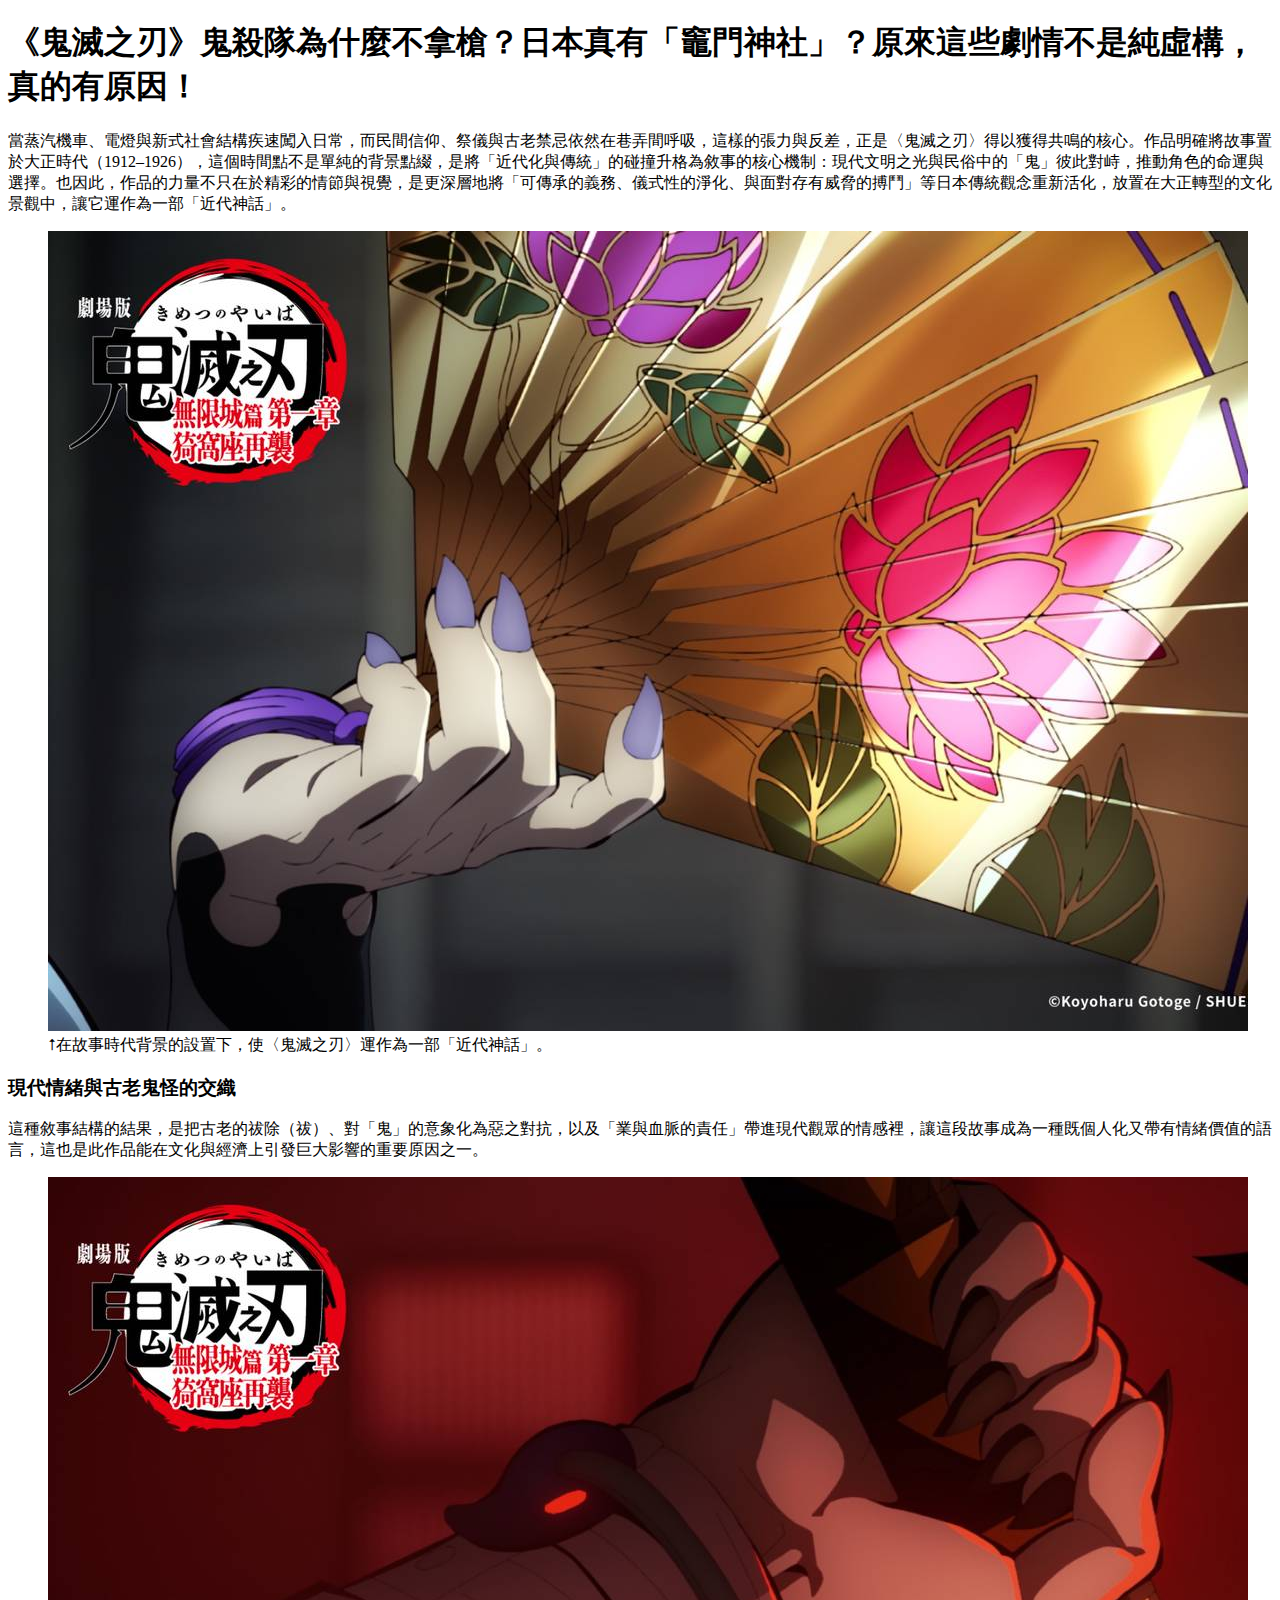
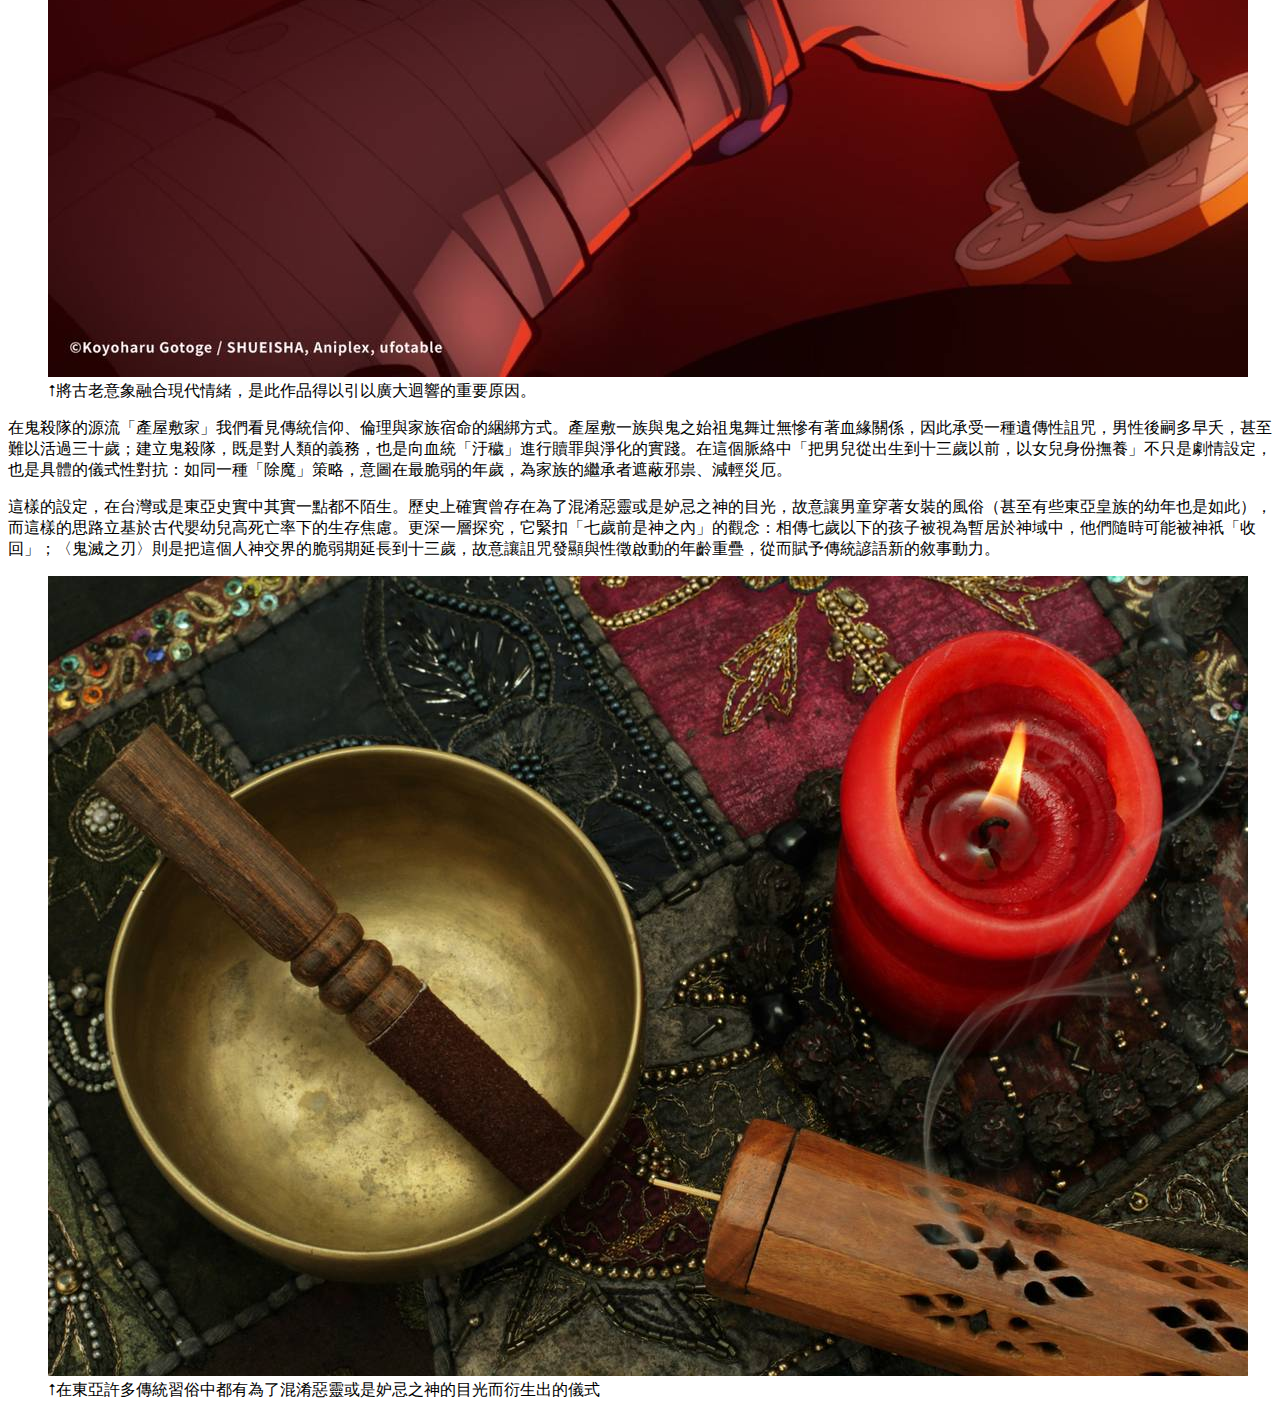
<file: index.html>
<!DOCTYPE html>
<html lang="en">


<head>
    <meta charset="UTF-8">
    <meta name="viewport" content="width=device-width, initial-scale=1.0">
    <title>Document</title>
    <link rel="stylesheet" href="index2.css">
</head>


<body>
    <!-- 最外層 -->
    <div class="wrap">
        <h1>《鬼滅之刃》鬼殺隊為什麼不拿槍？日本真有「竈門神社」？原來這些劇情不是純虛構，真的有原因！</h1>
        <p>當蒸汽機車、電燈與新式社會結構疾速闖入日常，而民間信仰、祭儀與古老禁忌依然在巷弄間呼吸，這樣的張力與反差，正是〈鬼滅之刃〉得以獲得共鳴的核心。作品明確將故事置於大正時代（1912–1926），這個時間點不是單純的背景點綴，是將「近代化與傳統」的碰撞升格為敘事的核心機制：現代文明之光與民俗中的「鬼」彼此對峙，推動角色的命運與選擇。也因此，作品的力量不只在於精彩的情節與視覺，是更深層地將「可傳承的義務、儀式性的淨化、與面對存有威脅的搏鬥」等日本傳統觀念重新活化，放置在大正轉型的文化景觀中，讓它運作為一部「近代神話」。
        </p>
        <!-- 圖+圖片來源 -->
        <figure>
            <img src="./images02/images/p01.jpg" alt="">
            <figcaption>
                ⭡在故事時代背景的設置下，使〈鬼滅之刃〉運作為一部「近代神話」。
            </figcaption>
        </figure>
        <h3>現代情緒與古老鬼怪的交織</h3>
        <p>這種敘事結構的結果，是把古老的祓除（祓）、對「鬼」的意象化為惡之對抗，以及「業與血脈的責任」帶進現代觀眾的情感裡，讓這段故事成為一種既個人化又帶有情緒價值的語言，這也是此作品能在文化與經濟上引發巨大影響的重要原因之一。
        </p>
        <figure>
            <img src="./images02/images/p02.jpg" alt="">
            <figcaption>
                ⭡將古老意象融合現代情緒，是此作品得以引以廣大迴響的重要原因。
            </figcaption>
        </figure>
        <p>在鬼殺隊的源流「產屋敷家」我們看見傳統信仰、倫理與家族宿命的綑綁方式。產屋敷一族與鬼之始祖鬼舞辻無慘有著血緣關係，因此承受一種遺傳性詛咒，男性後嗣多早夭，甚至難以活過三十歲；建立鬼殺隊，既是對人類的義務，也是向血統「汙穢」進行贖罪與淨化的實踐。在這個脈絡中「把男兒從出生到十三歲以前，以女兒身份撫養」不只是劇情設定，也是具體的儀式性對抗：如同一種「除魔」策略，意圖在最脆弱的年歲，為家族的繼承者遮蔽邪祟、減輕災厄。
        </p>
        <p>這樣的設定，在台灣或是東亞史實中其實一點都不陌生。歷史上確實曾存在為了混淆惡靈或是妒忌之神的目光，故意讓男童穿著女裝的風俗（甚至有些東亞皇族的幼年也是如此），而這樣的思路立基於古代嬰幼兒高死亡率下的生存焦慮。更深一層探究，它緊扣「七歲前是神之內」的觀念：相傳七歲以下的孩子被視為暫居於神域中，他們隨時可能被神祇「收回」；〈鬼滅之刃〉則是把這個人神交界的脆弱期延長到十三歲，故意讓詛咒發顯與性徵啟動的年齡重疊，從而賦予傳統諺語新的敘事動力。
        </p>
        <figure>
            <img src="./images02/images/p03.jpg" alt="">
            <figcaption>⭡在東亞許多傳統習俗中都有為了混淆惡靈或是妒忌之神的目光而衍生出的儀式</figcaption>
        </figure>
    </div>
</body>


</html>
</file>
<file: index2.css>
body{
    
        .card {
            /* border: 1px solid red;  */
            /* 寬度 */
            width: 300px;
        }


        .card img {
            width: 100%;
        }


        .card-title {
            /* 字體大小 */
            font-size: 24px;
            /* 邊界=>margin */
            margin: 0;
        }


        .card-text {
            font-size: 20px;
            /* 左右對齊 */
            /* text-align:justify ; */
        }


        .card-body {            
            /* 上下左右不貼邊（內縮排=>padding） */
            padding-top: 20px;
            padding-left: 5%;
            padding-right:5%;
            width: 90%;
        }


}
</file>
